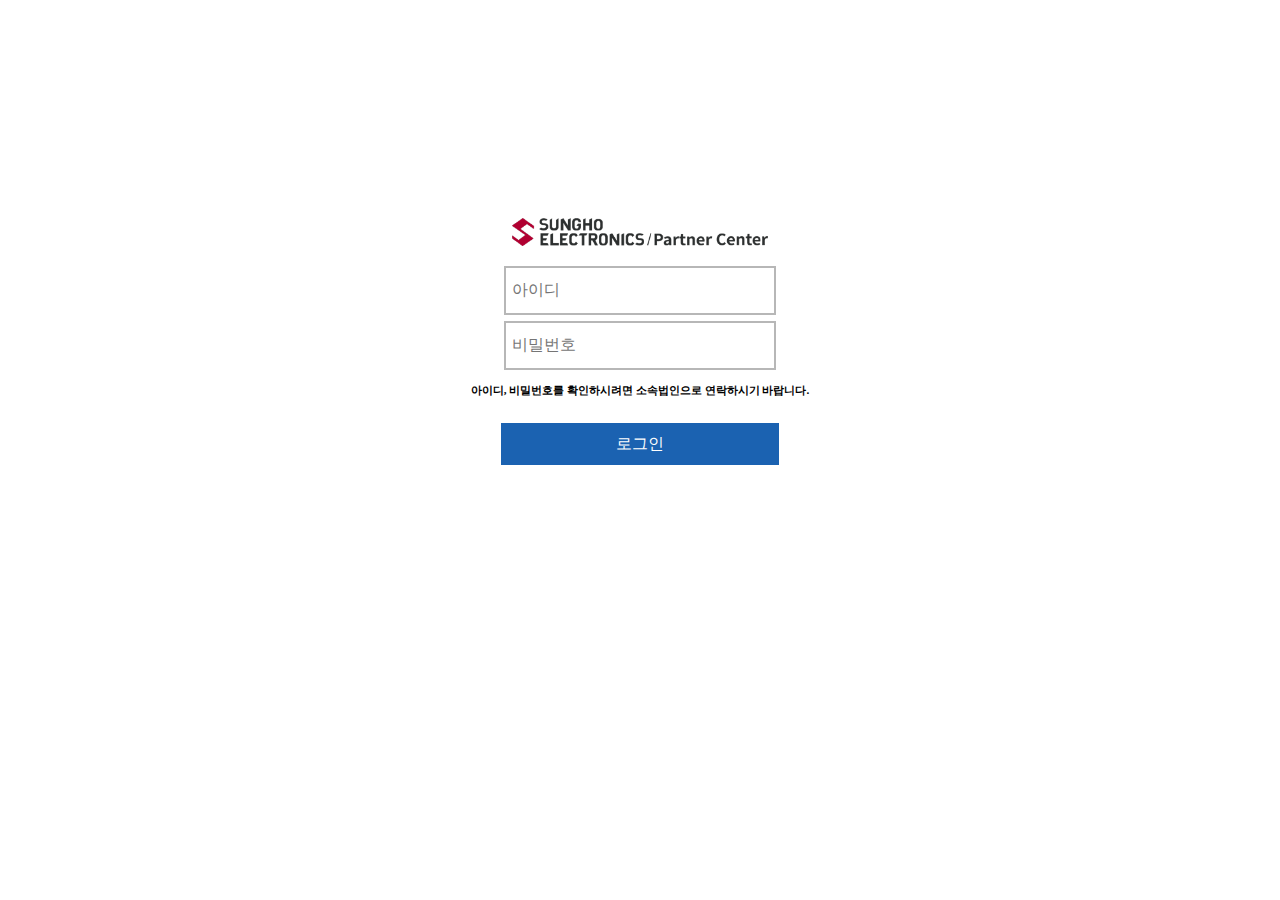
<file: login.html>
<!DOCTYPE html>
<html lang="en">
<head>
    <meta charset="UTF-8">
    <meta http-equiv="X-UA-Compatible" content="IE=edge">
    <meta name="viewport" content="width=device-width, initial-scale=1.0">
    <link rel="shortcut icon" href="img/icon/favicon.png">
    <title>성호전자</title>
    <link href="css/login.css" rel="stylesheet">
    <script defer src="js/login.js"></script>
</head>
<body>
    
    <div class="login">
        <div class="login_logo">
            <a href="./index.html">
                <img src="./img/login_logo.png" alt="logo">
            </a>
        </div>
        <ul class="login_ul">
            <li>
                <input
                    type="text"
                    placeholder="아이디"
                    id="id"
                />
            </li>
            <li>
                <input
                    type="password"
                    placeholder="비밀번호"
                    id="pw"
                />
            </li>
        </ul>
        <p>
            아이디, 비밀번호를 확인하시려면 소속법인으로 연락하시기 바랍니다.
        </p>
        <button>로그인</button>
    
    </div>
</body>
</html>
</file>
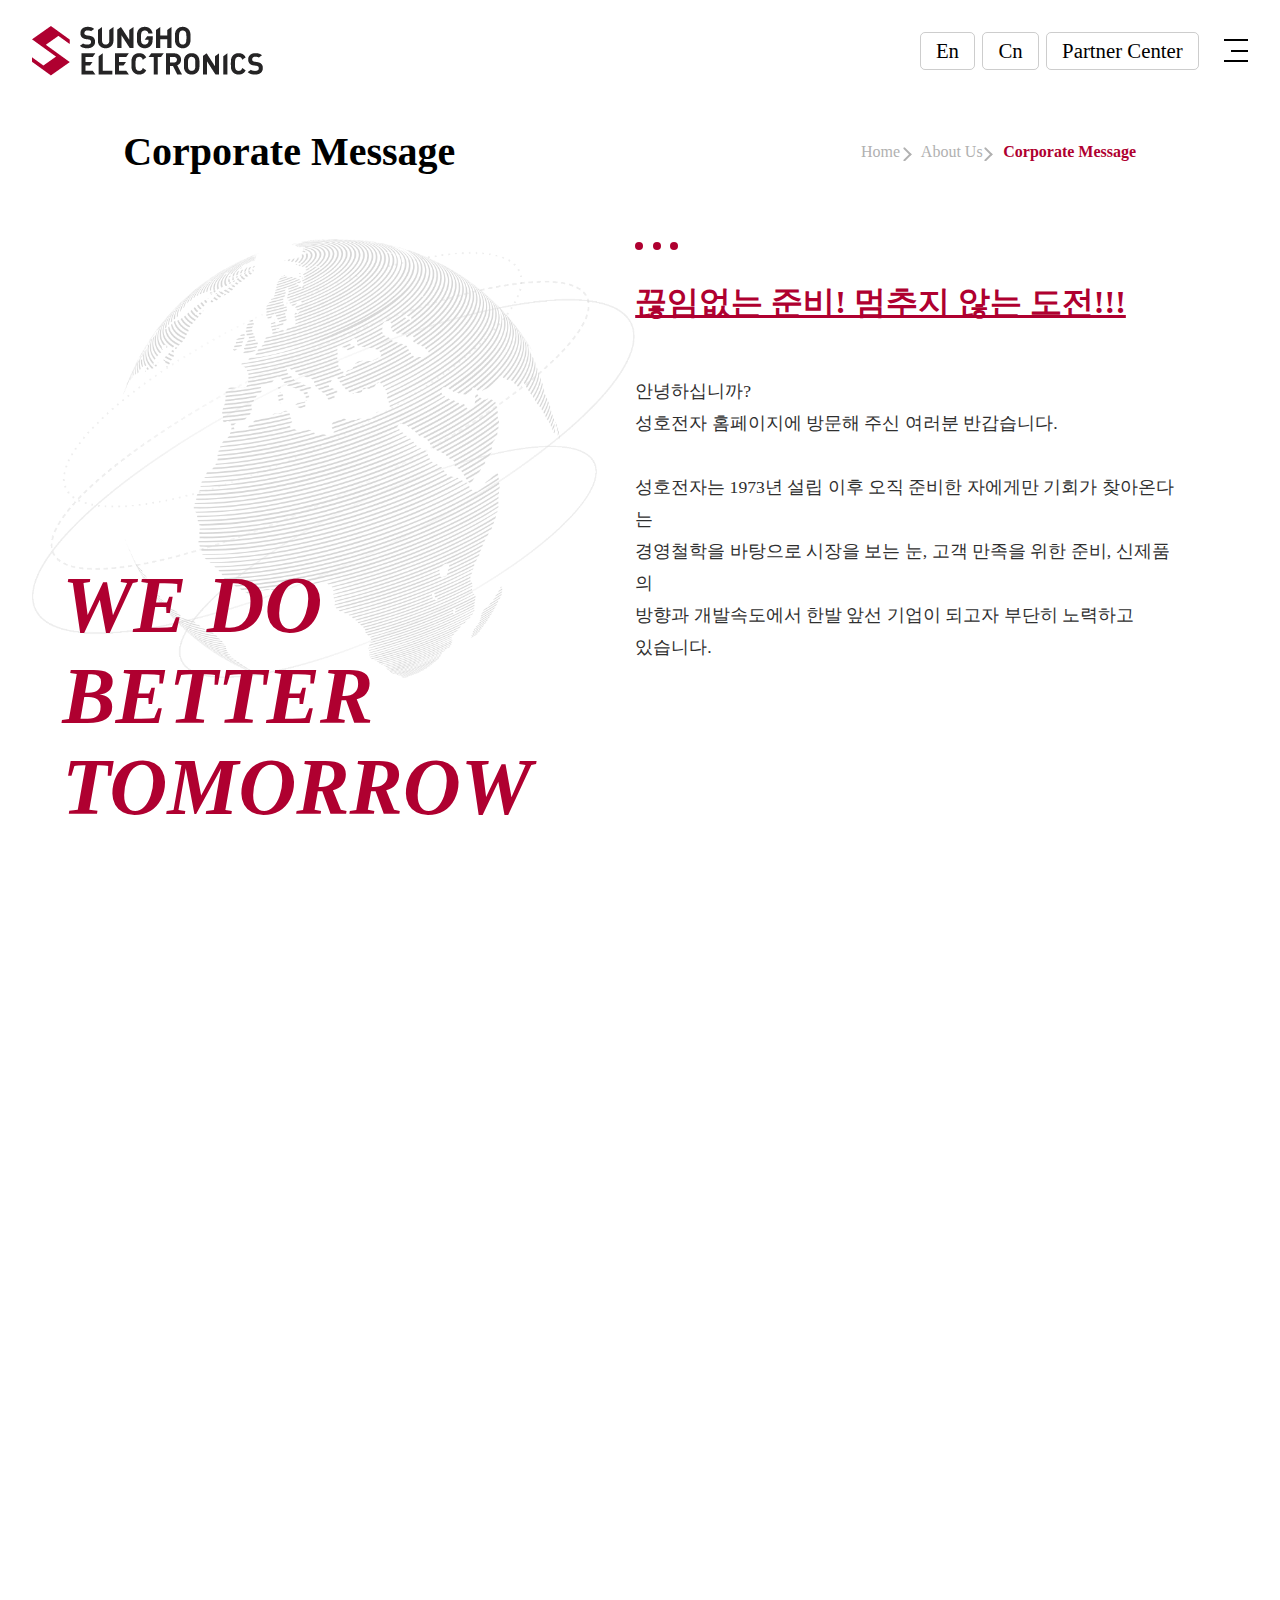
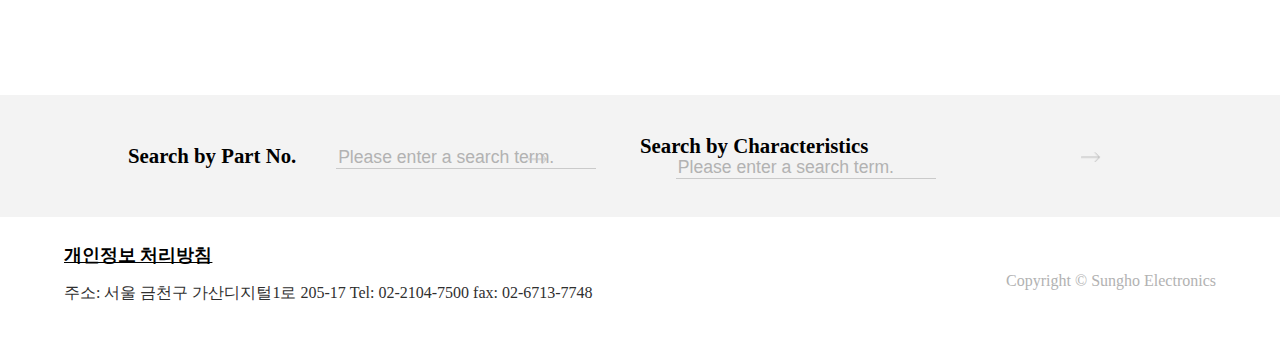
<file: sub.html>
<!DOCTYPE html>
<html lang="en">
<head>
    <meta charset="UTF-8">
    <meta http-equiv="X-UA-Compatible" content="IE=edge">
    <meta name="viewport" content="width=device-width, initial-scale=1.0">
    <link rel="shortcut icon" href="img/icon/favicon.png">
    <title>성호전자</title>
    <link href="css/index.css" rel="stylesheet">
    <link href="css/sub.css" rel="stylesheet">

    <script defer src="js/sub.js"></script>
</head>
<body>
    <header>
        <div class="inchead">
            <!-- 버거메뉴 클릭시 header에 class active 들어가야됨 -->
            <article class="head">
                <h1 class="logo">
                    <a href="index.html">
                        <img src="./img/logo_white.png" alt="logo1" class="logo1">
                        <img src="./img/logo.png" alt="logo2" class="logo2">
                    </a>
                </h1>
                <div class="right_menu">
                    <nav class="lang">
                        <a href="./sub_en.html">En</a>
                        <a href="./sub_ch.html">Cn</a>
                        <a href="./login.html">Partner Center</a>
                    </nav>
                    <!-- 버거메뉴 -->
                    <nav class="burger">
                        <span></span>
                        <span></span>
                        <span></span>
                    </nav>
                </div>
            </article>
            <!-- 나타나야되는 메뉴 -->
            <div class="burger_menu">
                <article class="burger_sub">
                    <a href="items.html">
                        <h2>Product</h2>
                        <ul>
                            <li>Film Capacitors</li>
                            <li>Power Film Capacitor</li>
                            <li>EMI Filter</li>
                        </ul>
                    </a>
                    <a href="sub.html">
                        <h2>About Us</h2>
                        <ul>
                            <li>Corporate Message</li>
                            <li>Sales office</li>
                            <li>History</li>
                            <li>Ethics</li>
                        </ul>
                    </a>
                    <div class="menu_img">
                        <img src="./img/main3/ms2_pt.png" alt="bg">
                    </div>
                </article>
            </div>
            </div>
    </header>
    
    <main>
        <div class="subPage">
            <!-- active 추가 -->
            <article class="sub_title">
                <h2>Corporate Message</h2>
                <ul>
                    <li><a href="index.html">Home</a></li>
                    <li>About Us</li>
                    <li>Corporate Message</li>
                </ul>
            </article>
            <!-- active 추가 -->
            <div class="sub_main">
                <div class="subLeft">
                    <img src="./img/sub/cm1.png" alt="img1">
                    <p>
                        WE DO BETTER<br>
                        TOMORROW
                    </p>
                </div>
                <div class="subRight">
                    <div>
                        <span></span>
                        <span></span>
                        <span></span>
                    </div>
                    <h3>끊임없는 준비! 멈추지 않는 도전!!!</h3>
                    <p>
                        안녕하십니까?
                        성호전자 홈페이지에 방문해 주신 여러분 반갑습니다.

                        성호전자는 1973년 설립 이후 오직 준비한 자에게만 기회가 찾아온다는 
                        경영철학을 바탕으로 시장을 보는 눈, 고객 만족을 위한 준비, 신제품의 
                        방향과 개발속도에서 한발 앞선 기업이 되고자 부단히 노력하고 
                        있습니다.
                    </p>
                </div>
            </div>
            <div class="sub_main2">
                <div class="main2Left">
                    <div><p>필름커패시터 전문 제조기업으로 출발하여 증착필름과 PBA분야로</p></div> 
                    <div><p>제품의 영역을 확대해 왔고, 동 제품 생산을 위한 중국 광둥성</p></div>
                    <div><p>주하이공장, 중국 산둥성 웨이하이공장을 가동하고 있으며, 해외진출</p></div>
                    <div><p>가속화를 위해 미국, 독일, 일본, 대만, 인도 등에 현지 대리점을</p></div>
                    <div><p>운영하고 있습니다.</p></div><br>

                    <div><p>또한 2020년대들어 폭발적 수요증가가 예상되는 인도 전기오토바이</p></div>
                    <div><p>시장 선점을 위한 합작투자회사 설립, 국내 LED조명 판매 활성화를</p></div>
                    <div><p>위한 합작회사 설립 등 멈추지 않는 도전을 지속하고 있습니다.</p></div><br>

                    <div><p>준비된 자에게 위기는 곧 기회입니다!</p></div><br>

                    <div><p>2010년대 많은 어려움을 통해 단련한 회사의 역량과 준비할 줄 아는</p></div>
                    <div><p>임직원들의 노력을 모아 2020년대를 도전적 혁신적으로 맞이하여</p></div>
                    <div><p>성호가족 모든 분들께 행복을 선사하는 사랑받는 기업이 되고자</p></div>
                    <div><p>최선을 다하겠습니다.</p></div>
                </div>
                <div class="main2Right">
                    <img src="./img/sub/cm2.jpg" alt="img2">
                </div>
            </div>
        </div>
    </main>

    <footer>
        <div class="foot1">
            <div class="foot_form">
                <form>
                    <strong>Search by Part No.</strong>
                    <input
                        type="text"
                        placeholder="Please enter a search term."
                        class="footer_text"
                    />
                    <input type="submit" class="footer_submit submit1" value>
                </form>
                <form>
                    <strong>Search by Characteristics</strong>
                    <input
                        type="text"
                        placeholder="Please enter a search term."
                        class="footer_text"
                    />
                    <input type="submit" class="footer_submit submit2" value>
                </form>
            </div>
        </div>
        <div class="foot2">
            <article class="foot2_left">
                <h2>개인정보 처리방침</h2>
                <p>주소: 서울 금천구 가산디지털1로 205-17 Tel: 02-2104-7500 fax: 02-6713-7748</p>
            </article>
            <div class="foot2_right">
                Copyright © Sungho Electronics
            </div>
        </div>
    </footer>

</body>
</html>
</file>
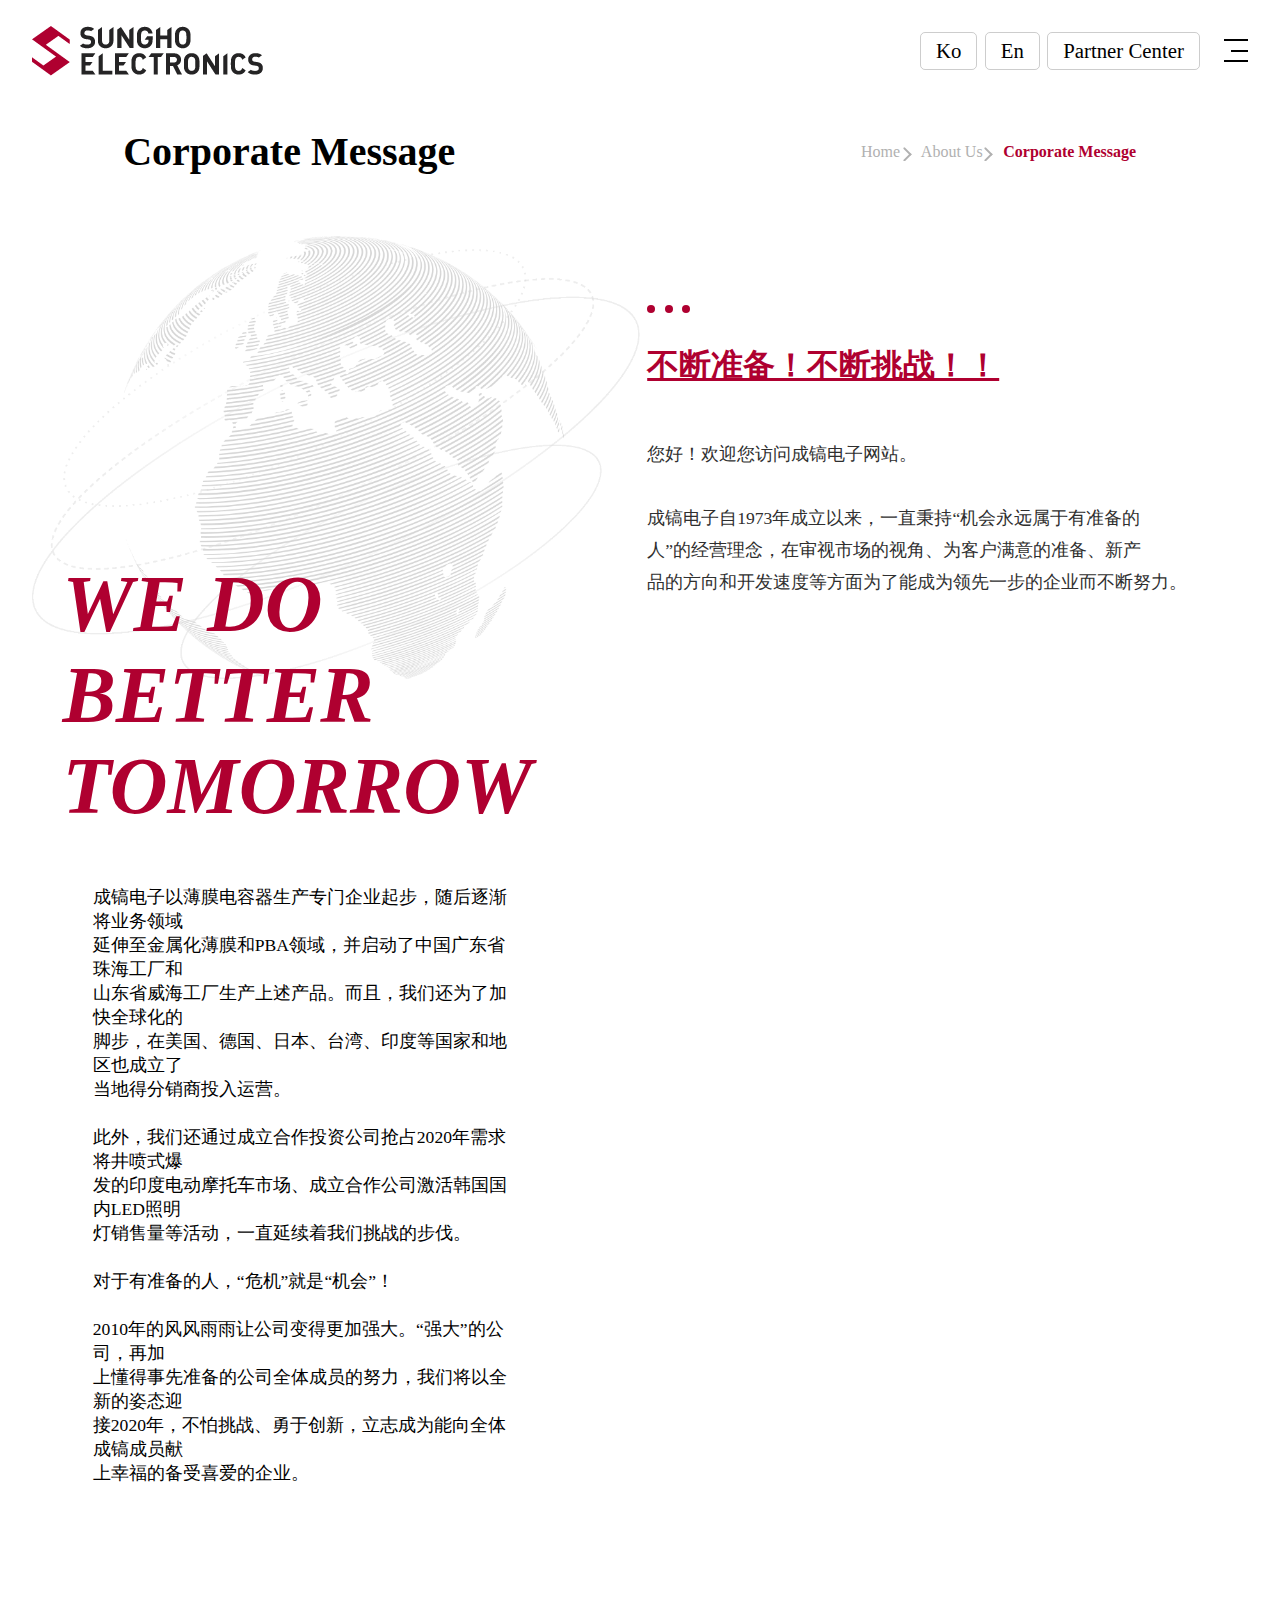
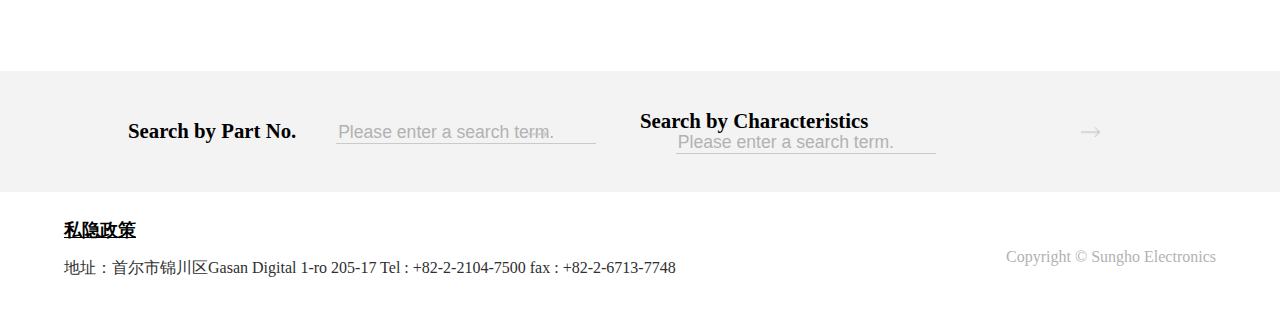
<file: sub_ch.html>
<!DOCTYPE html>
<html lang="en">
<head>
    <meta charset="UTF-8">
    <meta http-equiv="X-UA-Compatible" content="IE=edge">
    <meta name="viewport" content="width=device-width, initial-scale=1.0">
    <link rel="shortcut icon" href="img/icon/favicon.png">
    <title>SUNGHO Electronics</title>
    <link href="css/index.css" rel="stylesheet">
    <link href="css/sub.css" rel="stylesheet">

    <script defer src="js/sub.js"></script>
</head>
<body>
    <header>
        <div class="inchead">
            <!-- 버거메뉴 클릭시 header에 class active 들어가야됨 -->
            <article class="head">
                <h1 class="logo">
                    <a href="index.html">
                        <img src="./img/logo_white.png" alt="logo1" class="logo1">
                        <img src="./img/logo.png" alt="logo2" class="logo2">
                    </a>
                </h1>
                <div class="right_menu">
                    <nav class="lang">
                        <a href="./sub.html">Ko</a>
                        <a href="./sub_en.html">En</a>
                        <a href="./login.html">Partner Center</a>
                    </nav>
                    <!-- 버거메뉴 -->
                    <nav class="burger">
                        <span></span>
                        <span></span>
                        <span></span>
                    </nav>
                </div>
            </article>
            <!-- 나타나야되는 메뉴 -->
            <div class="burger_menu">
                <article class="burger_sub">
                    <a href="items.html">
                        <h2>Product</h2>
                        <ul>
                            <li>Film Capacitors</li>
                            <li>Power Film Capacitor</li>
                            <li>EMI Filter</li>
                        </ul>
                    </a>
                    <a href="sub.html">
                        <h2>About Us</h2>
                        <ul>
                            <li>Corporate Message</li>
                            <li>Sales office</li>
                            <li>History</li>
                            <li>Ethics</li>
                        </ul>
                    </a>
                    <div class="menu_img">
                        <img src="./img/main3/ms2_pt.png" alt="bg">
                    </div>
                </article>
            </div>
            </div>
    </header>

    <main>
        <div class="subPage">
            <!-- active 추가 -->
            <article class="sub_title">
                <h2>Corporate Message</h2>
                <ul>
                    <li><a href="index.html">Home</a></li>
                    <li>About Us</li>
                    <li>Corporate Message</li>
                </ul>
            </article>
            <!-- active 추가 -->
            <div class="sub_main">
                <div class="subLeft">
                    <img src="./img/sub/cm1.png" alt="img1">
                    <p>
                        WE DO BETTER<br>
                        TOMORROW
                    </p>
                </div>
                <div class="subRight">
                    <div>
                        <span></span>
                        <span></span>
                        <span></span>
                    </div>
                    <h3>不断准备！不断挑战！！</h3>
                    <p>
                        您好！欢迎您访问成镐电子网站。

                        成镐电子自1973年成立以来，一直秉持“机会永远属于有准备的
                        人”的经营理念，在审视市场的视角、为客户满意的准备、新产
                        品的方向和开发速度等方面为了能成为领先一步的企业而不断努力。
                    </p>
                </div>
            </div>
            <div class="sub_main2">
                <div class="main2Left" style="white-space: pre-line; font-size: 1.1rem; line-height: 1.5rem;">
                    成镐电子以薄膜电容器生产专门企业起步，随后逐渐将业务领域
                    延伸至金属化薄膜和PBA领域，并启动了中国广东省珠海工厂和
                    山东省威海工厂生产上述产品。而且，我们还为了加快全球化的
                    脚步，在美国、德国、日本、台湾、印度等国家和地区也成立了
                    当地得分销商投入运营。

                    此外，我们还通过成立合作投资公司抢占2020年需求将井喷式爆
                    发的印度电动摩托车市场、成立合作公司激活韩国国内LED照明
                    灯销售量等活动，一直延续着我们挑战的步伐。

                    对于有准备的人，“危机”就是“机会”！

                    2010年的风风雨雨让公司变得更加强大。“强大”的公司，再加
                    上懂得事先准备的公司全体成员的努力，我们将以全新的姿态迎
                    接2020年，不怕挑战、勇于创新，立志成为能向全体成镐成员献
                    上幸福的备受喜爱的企业。
                </div>
                <div class="main2Right">
                    <img src="./img/sub/cm2.jpg" alt="img2">
                </div>
            </div>
        </div>
    </main>

    <footer>
        <div class="foot1">
            <div class="foot_form">
                <form>
                    <strong>Search by Part No.</strong>
                    <input
                        type="text"
                        placeholder="Please enter a search term."
                        class="footer_text"
                    />
                    <input type="submit" class="footer_submit submit1" value>
                </form>
                <form>
                    <strong>Search by Characteristics</strong>
                    <input
                        type="text"
                        placeholder="Please enter a search term."
                        class="footer_text"
                    />
                    <input type="submit" class="footer_submit submit2" value>
                </form>
            </div>
        </div>
        <div class="foot2">
            <article class="foot2_left">
                <h2>私隐政策</h2>
                <p>地址：首尔市锦川区Gasan Digital 1-ro 205-17 Tel : +82-2-2104-7500 fax : +82-2-6713-7748</p>
            </article>
            <div class="foot2_right">
                Copyright © Sungho Electronics
            </div>
        </div>
    </footer>
</body>
</html>
</file>
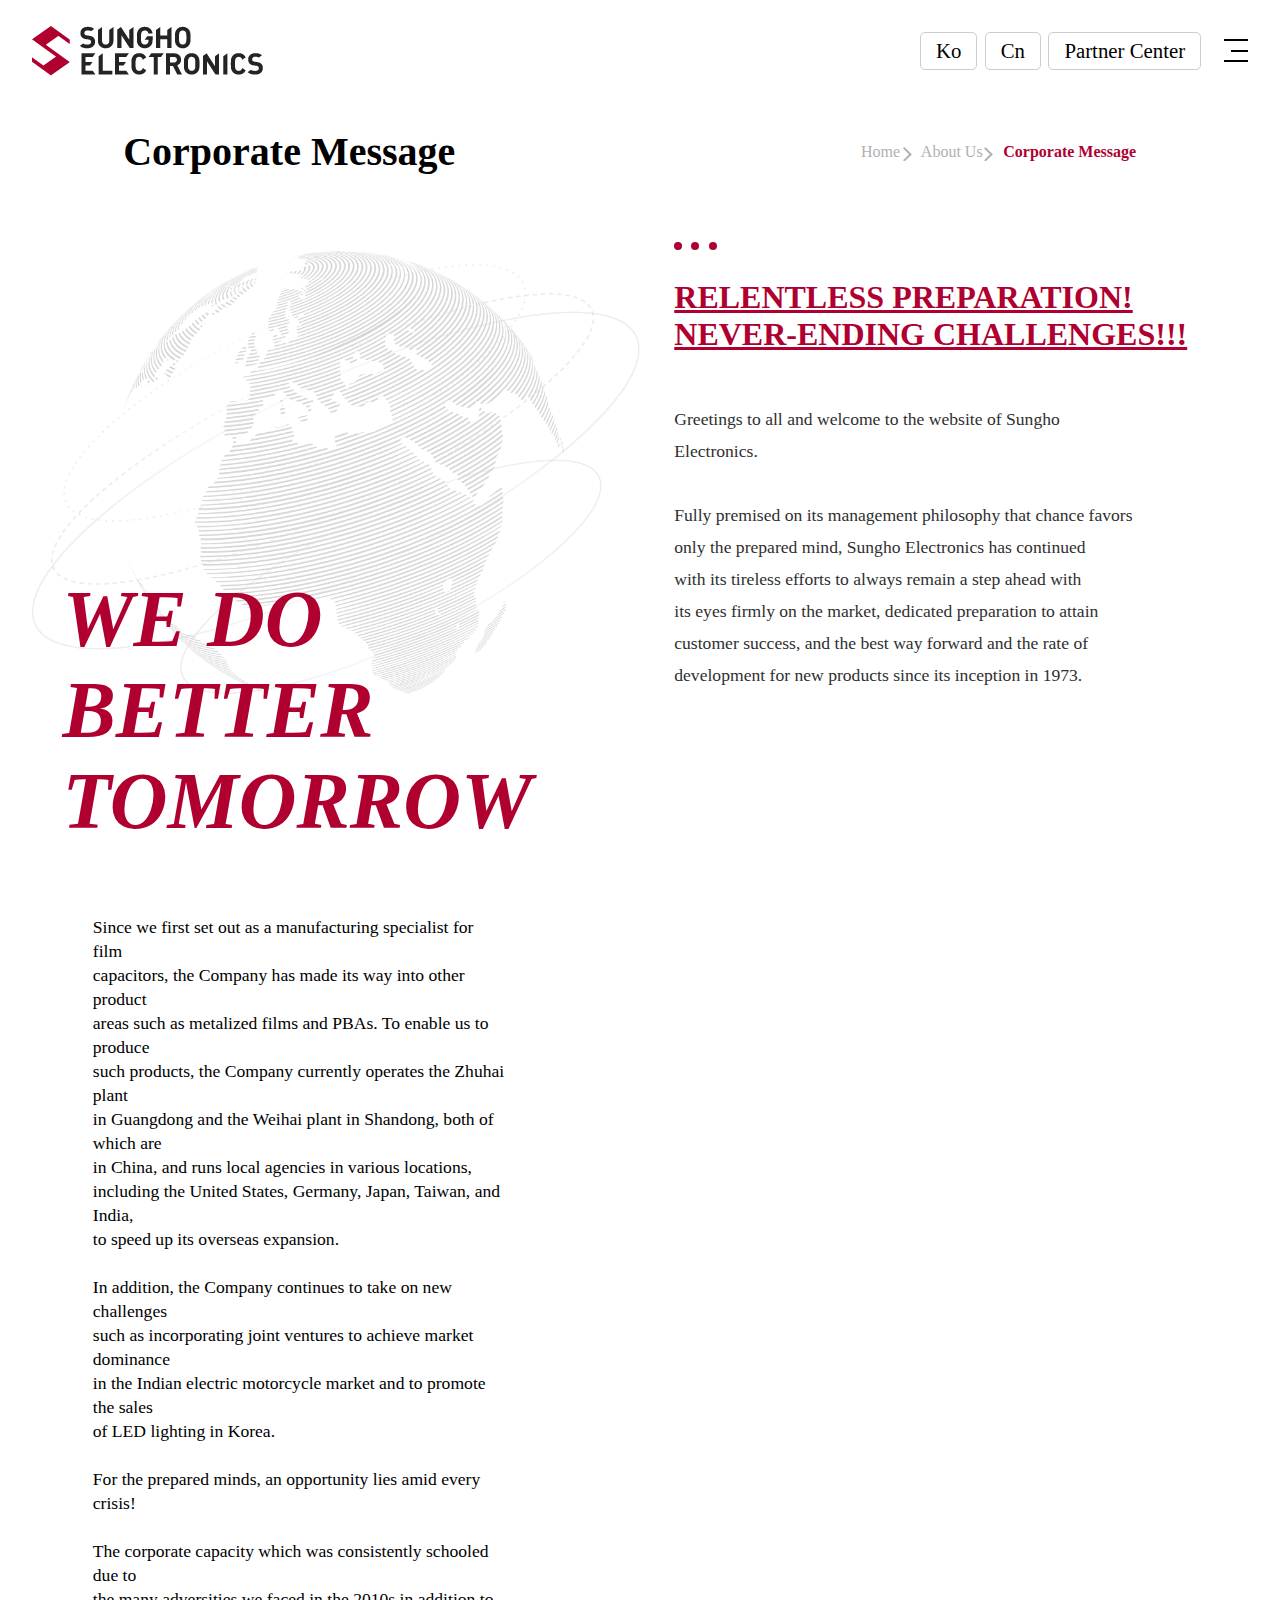
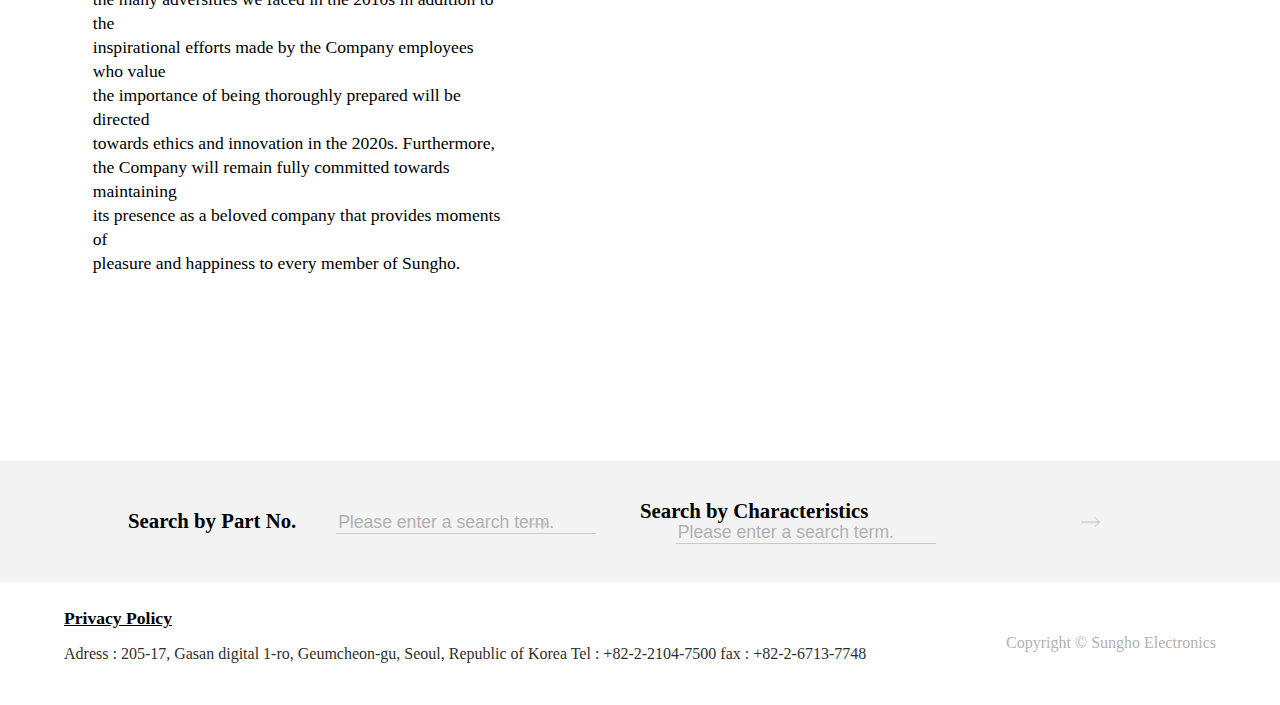
<file: sub_en.html>
<!DOCTYPE html>
<html lang="en">
<head>
    <meta charset="UTF-8">
    <meta http-equiv="X-UA-Compatible" content="IE=edge">
    <meta name="viewport" content="width=device-width, initial-scale=1.0">
    <link rel="shortcut icon" href="img/icon/favicon.png">
    <title>SUNGHO Electronics</title>
    <link href="css/index.css" rel="stylesheet">
    <link href="css/sub.css" rel="stylesheet">

    <script defer src="js/sub.js"></script>
</head>
<body>
    <header>
        <div class="inchead">
            <!-- 버거메뉴 클릭시 header에 class active 들어가야됨 -->
            <article class="head">
                <h1 class="logo">
                    <a href="index.html">
                        <img src="./img/logo_white.png" alt="logo1" class="logo1">
                        <img src="./img/logo.png" alt="logo2" class="logo2">
                    </a>
                </h1>
                <div class="right_menu">
                    <nav class="lang">
                        <a href="./sub.html">Ko</a>
                        <a href="./sub_ch.html">Cn</a>
                        <a href="./login.html">Partner Center</a>
                    </nav>
                    <!-- 버거메뉴 -->
                    <nav class="burger">
                        <span></span>
                        <span></span>
                        <span></span>
                    </nav>
                </div>
            </article>
            <!-- 나타나야되는 메뉴 -->
            <div class="burger_menu">
                <article class="burger_sub">
                    <a href="items.html">
                        <h2>Product</h2>
                        <ul>
                            <li>Film Capacitors</li>
                            <li>Power Film Capacitor</li>
                            <li>EMI Filter</li>
                        </ul>
                    </a>
                    <a href="sub.html">
                        <h2>About Us</h2>
                        <ul>
                            <li>Corporate Message</li>
                            <li>Sales office</li>
                            <li>History</li>
                            <li>Ethics</li>
                        </ul>
                    </a>
                    <div class="menu_img">
                        <img src="./img/main3/ms2_pt.png" alt="bg">
                    </div>
                </article>
            </div>
            </div>
    </header>

    <main>
        <div class="subPage">
            <!-- active 추가 -->
            <article class="sub_title">
                <h2>Corporate Message</h2>
                <ul>
                    <li><a href="index.html">Home</a></li>
                    <li>About Us</li>
                    <li>Corporate Message</li>
                </ul>
            </article>
            <!-- active 추가 -->
            <div class="sub_main">
                <div class="subLeft">
                    <img src="./img/sub/cm1.png" alt="img1">
                    <p>
                        WE DO BETTER<br>
                        TOMORROW
                    </p>
                </div>
                <div class="subRight">
                    <div>
                        <span></span>
                        <span></span>
                        <span></span>
                    </div>
                    <h3>RELENTLESS PREPARATION!<br>
                        NEVER-ENDING CHALLENGES!!!</h3>
                    <p>
                        Greetings to all and welcome to the website of Sungho 
                        Electronics.

                        Fully premised on its management philosophy that chance favors 
                        only the prepared mind, Sungho Electronics has continued 
                        with its tireless efforts to always remain a step ahead with 
                        its eyes firmly on the market, dedicated preparation to attain 
                        customer success, and the best way forward and the rate of 
                        development for new products since its inception in 1973.
                    </p>
                </div>
            </div>
            <div class="sub_main2">
                <div class="main2Left" style="white-space: pre-line; font-size: 1.1rem; line-height: 1.5rem;">
                    Since we first set out as a manufacturing specialist for film 
                    capacitors, the Company has made its way into other product 
                    areas such as metalized films and PBAs. To enable us to produce 
                    such products, the Company currently operates the Zhuhai plant 
                    in Guangdong and the Weihai plant in Shandong, both of which are 
                    in China, and runs local agencies in various locations, 
                    including the United States, Germany, Japan, Taiwan, and India,
                    to speed up its overseas expansion.

                    In addition, the Company continues to take on new challenges 
                    such as incorporating joint ventures to achieve market dominance 
                    in the Indian electric motorcycle market and to promote the sales
                    of LED lighting in Korea.

                    For the prepared minds, an opportunity lies amid every crisis!

                    The corporate capacity which was consistently schooled due to 
                    the many adversities we faced in the 2010s in addition to the 
                    inspirational efforts made by the Company employees who value 
                    the importance of being thoroughly prepared will be directed 
                    towards ethics and innovation in the 2020s. Furthermore, 
                    the Company will remain fully committed towards maintaining 
                    its presence as a beloved company that provides moments of 
                    pleasure and happiness to every member of Sungho.
                </div>
                <div class="main2Right">
                    <img src="./img/sub/cm2.jpg" alt="img2">
                </div>
            </div>
        </div>
    </main>

    <footer>
        <div class="foot1">
            <div class="foot_form">
                <form>
                    <strong>Search by Part No.</strong>
                    <input
                        type="text"
                        placeholder="Please enter a search term."
                        class="footer_text"
                    />
                    <input type="submit" class="footer_submit submit1" value>
                </form>
                <form>
                    <strong>Search by Characteristics</strong>
                    <input
                        type="text"
                        placeholder="Please enter a search term."
                        class="footer_text"
                    />
                    <input type="submit" class="footer_submit submit2" value>
                </form>
            </div>
        </div>
        <div class="foot2">
            <article class="foot2_left">
                <h2>Privacy Policy</h2>
                <p>Adress : 205-17, Gasan digital 1-ro, Geumcheon-gu, Seoul, Republic of Korea Tel : +82-2-2104-7500 fax : +82-2-6713-7748</p>
            </article>
            <div class="foot2_right">
                Copyright © Sungho Electronics
            </div>
        </div>
    </footer>
</body>
</html>
</file>
<file: css/login.css>
* {
  font-size: 16px;
  scroll-behavior: smooth;
}

body, html {
  margin: 0;
  padding: 0;
  -webkit-box-sizing: border-box;
          box-sizing: border-box;
}

h1, h2, h3, h4, h5, h6 {
  margin: 0;
  padding: 0;
}

ul, ol, li {
  margin: 0;
  padding: 0;
  list-style-type: none;
}

a {
  text-decoration: none;
}

img {
  vertical-align: top;
}

header {
  width: 100%;
  position: fixed;
  left: 0;
  top: 0;
  z-index: 999;
  -webkit-transition: .8s;
  transition: .8s;
  overflow: hidden;
}

header.active {
  background-color: #101010;
  z-index: 5;
  opacity: 1;
}

header.scroll {
  background-color: #fff;
}

header.scroll .head .logo a .logo1 {
  display: none;
}

header.scroll .head .logo a .logo2 {
  display: inline-block;
}

header.scroll .head .right_menu {
  color: #000;
  width: 50%;
  display: -webkit-box;
  display: -ms-flexbox;
  display: flex;
  -webkit-box-pack: end;
      -ms-flex-pack: end;
          justify-content: flex-end;
  -webkit-box-align: center;
      -ms-flex-align: center;
          align-items: center;
}

header.scroll .head .right_menu .lang {
  width: 50%;
  margin-left: 0%;
}

header.scroll .head .right_menu .lang a {
  color: #000;
  display: inline-block;
  font-size: 1.3rem;
  border: 1px solid rgba(145, 145, 145, 0.452);
  border-radius: 5px;
  padding: 2% 5%;
  cursor: pointer;
  margin-right: 1%;
}

header.scroll .head .right_menu .burger {
  width: 4%;
  height: 2.5vh;
  position: relative;
  cursor: pointer;
}

header.scroll .head .right_menu .burger span {
  display: inline-block;
  background-color: #000;
  height: 2px;
  position: absolute;
  right: 0;
  -webkit-transition: .5s;
  transition: .5s;
}

header .head {
  width: 95%;
  margin: 2% auto;
  display: -webkit-box;
  display: -ms-flexbox;
  display: flex;
  -webkit-box-align: center;
      -ms-flex-align: center;
          align-items: center;
  -webkit-box-pack: justify;
      -ms-flex-pack: justify;
          justify-content: space-between;
  -webkit-transition: .6s;
  transition: .6s;
  -webkit-transform: translateY(-200%);
          transform: translateY(-200%);
}

header .head.show {
  -webkit-transform: translateY(0);
          transform: translateY(0);
}

header .head .logo a .logo1 {
  display: inline-block;
}

header .head .logo a .logo2 {
  display: none;
}

header .head .right_menu {
  color: #fff;
  width: 50%;
  display: -webkit-box;
  display: -ms-flexbox;
  display: flex;
  -webkit-box-pack: end;
      -ms-flex-pack: end;
          justify-content: flex-end;
  -webkit-box-align: center;
      -ms-flex-align: center;
          align-items: center;
}

header .head .right_menu .lang {
  width: 50%;
  margin-left: 0%;
}

header .head .right_menu .lang a {
  color: #fff;
  display: inline-block;
  font-size: 1.3rem;
  border: 0.5px solid rgba(255, 255, 255, 0.76);
  border-radius: 5px;
  padding: 2% 5%;
  cursor: pointer;
  margin-right: 1%;
  -webkit-transition: .6s ease;
  transition: .6s ease;
}

header .head .right_menu .lang a:hover {
  background-color: rgba(145, 145, 145, 0.5);
}

header .head .right_menu .burger {
  width: 4%;
  height: 2.5vh;
  position: relative;
  cursor: pointer;
}

header .head .right_menu .burger span {
  display: inline-block;
  background-color: #fff;
  height: 2px;
  position: absolute;
  right: 0;
  -webkit-transition: .5s;
  transition: .5s;
}

header .head .right_menu .burger span:nth-of-type(1) {
  top: 0;
  width: 100%;
}

header .head .right_menu .burger span:nth-of-type(2) {
  top: calc(50% - 1px);
  width: 70%;
}

header .head .right_menu .burger span:nth-of-type(3) {
  bottom: 0;
  width: 100%;
}

header .head .right_menu .burger:hover span:nth-of-type(1) {
  top: 0;
  width: 70%;
}

header .head .right_menu .burger:hover span:nth-of-type(2) {
  top: calc(50% - 1px);
  width: 100%;
}

header .head .right_menu .burger:hover span:nth-of-type(3) {
  bottom: 0;
  width: 70%;
}

header .head .right_menu .burger.active span:nth-of-type(1) {
  top: calc(50% - 1px);
  width: 100%;
  -webkit-transform: rotate(45deg);
          transform: rotate(45deg);
}

header .head .right_menu .burger.active span:nth-of-type(2) {
  display: none;
}

header .head .right_menu .burger.active span:nth-of-type(3) {
  top: calc(50% - 1px);
  width: 100%;
  -webkit-transform: rotate(-45deg);
          transform: rotate(-45deg);
}

header .burger_menu {
  position: fixed;
  left: 0;
  top: 10%;
  width: 100%;
  height: 100vh;
  background-color: #101010;
  -webkit-transition: .8s;
  transition: .8s;
  -webkit-transform: translateX(100vw);
          transform: translateX(100vw);
  opacity: 0;
}

header .burger_menu .burger_sub {
  padding: 10% 5% 5%;
  width: 60%;
  margin: 0 auto;
  position: relative;
  display: -webkit-box;
  display: -ms-flexbox;
  display: flex;
  -webkit-box-pack: start;
      -ms-flex-pack: start;
          justify-content: flex-start;
  -webkit-box-align: start;
      -ms-flex-align: start;
          align-items: flex-start;
}

header .burger_menu .burger_sub a {
  display: inline-block;
  margin-right: 10%;
  color: #b2b2b2;
  text-decoration: none;
}

header .burger_menu .burger_sub a h2 {
  font-size: 3rem;
  -webkit-transition: .5s;
  transition: .5s;
}

header .burger_menu .burger_sub a h2:hover {
  color: #fff;
}

header .burger_menu .burger_sub a ul {
  margin-top: 20%;
}

header .burger_menu .burger_sub a ul li {
  font-size: 1.5rem;
  cursor: pointer;
  padding: 2% 0;
  -webkit-transition: .5s;
  transition: .5s;
}

header .burger_menu .burger_sub a ul li:hover {
  text-decoration: underline;
  color: #fff;
}

header .burger_menu .burger_sub .menu_img {
  position: absolute;
  right: 0;
  top: 5%;
}

header .burger_menu .burger_sub .menu_img img {
  width: 100%;
}

header .burger_menu.active {
  display: block;
  -webkit-transform: translateX(0);
          transform: translateX(0);
  opacity: 1;
}

footer {
  width: 100%;
  margin: 0 auto;
}

footer .foot1 {
  background-color: #f3f3f3;
  padding: 3% 0;
}

footer .foot1 .foot_form {
  width: 80%;
  display: -webkit-box;
  display: -ms-flexbox;
  display: flex;
  -webkit-box-pack: center;
      -ms-flex-pack: center;
          justify-content: center;
  -webkit-box-align: center;
      -ms-flex-align: center;
          align-items: center;
  margin: 0 auto;
}

footer .foot1 .foot_form form {
  position: relative;
  width: 50%;
}

footer .foot1 .foot_form form strong {
  font-size: 1.3rem;
}

footer .foot1 .foot_form form .footer_text {
  border: none;
  background: none;
  border-bottom: 1px solid #cacaca;
  width: 50%;
  margin-left: 7%;
  color: #b2b2b2;
}

footer .foot1 .foot_form form .footer_text::-webkit-input-placeholder {
  color: #b2b2b2;
  font-size: 1.1rem;
}

footer .foot1 .foot_form form .footer_text:-ms-input-placeholder {
  color: #b2b2b2;
  font-size: 1.1rem;
}

footer .foot1 .foot_form form .footer_text::-ms-input-placeholder {
  color: #b2b2b2;
  font-size: 1.1rem;
}

footer .foot1 .foot_form form .footer_text::placeholder {
  color: #b2b2b2;
  font-size: 1.1rem;
}

footer .foot1 .foot_form form .footer_submit {
  display: block;
  border: none;
  position: absolute;
  background: url("../img/icon/icon_gray_enter.png") no-repeat;
  background-size: 100% auto;
  width: 20px;
  height: 20px;
  cursor: pointer;
}

footer .foot1 .foot_form form .footer_text:focus {
  outline: none;
}

footer .foot1 .foot_form form .submit1 {
  right: 18%;
  top: 40%;
}

footer .foot1 .foot_form form .submit2 {
  right: 10%;
  top: 40%;
}

footer .foot2 {
  width: 90%;
  padding: 2% 0;
  margin: 0 auto;
  display: -webkit-box;
  display: -ms-flexbox;
  display: flex;
  -webkit-box-pack: justify;
      -ms-flex-pack: justify;
          justify-content: space-between;
  -webkit-box-align: center;
      -ms-flex-align: center;
          align-items: center;
}

footer .foot2 .foot2_left h2 {
  font-size: 1.1rem;
  text-decoration: underline;
}

footer .foot2 .foot2_left p {
  color: #2f2f2f;
}

footer .foot2 .foot2_right {
  color: #b2b2b2;
}

.login {
  margin: 17% auto;
  text-align: center;
}

.login .login_logo {
  width: 20%;
  margin: 0 auto;
}

.login .login_logo a img {
  width: 100%;
}

.login .login_ul {
  margin: 1.5% 0 1%;
}

.login .login_ul li {
  margin: 0.5% 0;
}

.login .login_ul li input {
  display: inline-block;
  width: 20%;
  height: 5vh;
  padding: 0 0.5%;
  border: 2px solid rgba(143, 143, 143, 0.644);
}

.login p {
  font-size: 0.7rem;
  margin-bottom: 2%;
  font-weight: 600;
}

.login button {
  display: inline-block;
  background-color: #1b62b1;
  color: #fff;
  padding: 0.8% 9%;
  border: none;
  cursor: pointer;
}
/*# sourceMappingURL=login.css.map */
</file>
<file: css/index.css>
* {
  font-size: 16px;
  scroll-behavior: smooth;
}

body, html {
  margin: 0;
  padding: 0;
  -webkit-box-sizing: border-box;
          box-sizing: border-box;
}

h1, h2, h3, h4, h5, h6 {
  margin: 0;
  padding: 0;
}

ul, ol, li {
  margin: 0;
  padding: 0;
  list-style-type: none;
}

a {
  text-decoration: none;
}

img {
  vertical-align: top;
}

header {
  width: 100%;
  position: fixed;
  left: 0;
  top: 0;
  z-index: 999;
  -webkit-transition: .8s;
  transition: .8s;
  overflow: hidden;
}

header.active {
  background-color: #101010;
  z-index: 5;
  opacity: 1;
}

header.scroll {
  background-color: #fff;
}

header.scroll .head .logo a .logo1 {
  display: none;
}

header.scroll .head .logo a .logo2 {
  display: inline-block;
}

header.scroll .head .right_menu {
  color: #000;
  width: 50%;
  display: -webkit-box;
  display: -ms-flexbox;
  display: flex;
  -webkit-box-pack: end;
      -ms-flex-pack: end;
          justify-content: flex-end;
  -webkit-box-align: center;
      -ms-flex-align: center;
          align-items: center;
}

header.scroll .head .right_menu .lang {
  width: 50%;
  margin-left: 0%;
}

header.scroll .head .right_menu .lang a {
  color: #000;
  display: inline-block;
  font-size: 1.3rem;
  border: 1px solid rgba(145, 145, 145, 0.452);
  border-radius: 5px;
  padding: 2% 5%;
  cursor: pointer;
  margin-right: 1%;
}

header.scroll .head .right_menu .burger {
  width: 4%;
  height: 2.5vh;
  position: relative;
  cursor: pointer;
}

header.scroll .head .right_menu .burger span {
  display: inline-block;
  background-color: #000;
  height: 2px;
  position: absolute;
  right: 0;
  -webkit-transition: .5s;
  transition: .5s;
}

header .head {
  width: 95%;
  margin: 2% auto;
  display: -webkit-box;
  display: -ms-flexbox;
  display: flex;
  -webkit-box-align: center;
      -ms-flex-align: center;
          align-items: center;
  -webkit-box-pack: justify;
      -ms-flex-pack: justify;
          justify-content: space-between;
  -webkit-transition: .6s;
  transition: .6s;
  -webkit-transform: translateY(-200%);
          transform: translateY(-200%);
}

header .head.show {
  -webkit-transform: translateY(0);
          transform: translateY(0);
}

header .head .logo a .logo1 {
  display: inline-block;
}

header .head .logo a .logo2 {
  display: none;
}

header .head .right_menu {
  color: #fff;
  width: 50%;
  display: -webkit-box;
  display: -ms-flexbox;
  display: flex;
  -webkit-box-pack: end;
      -ms-flex-pack: end;
          justify-content: flex-end;
  -webkit-box-align: center;
      -ms-flex-align: center;
          align-items: center;
}

header .head .right_menu .lang {
  width: 50%;
  margin-left: 0%;
}

header .head .right_menu .lang a {
  color: #fff;
  display: inline-block;
  font-size: 1.3rem;
  border: 0.5px solid rgba(255, 255, 255, 0.76);
  border-radius: 5px;
  padding: 2% 5%;
  cursor: pointer;
  margin-right: 1%;
  -webkit-transition: .6s ease;
  transition: .6s ease;
}

header .head .right_menu .lang a:hover {
  background-color: rgba(145, 145, 145, 0.5);
}

header .head .right_menu .burger {
  width: 4%;
  height: 2.5vh;
  position: relative;
  cursor: pointer;
}

header .head .right_menu .burger span {
  display: inline-block;
  background-color: #fff;
  height: 2px;
  position: absolute;
  right: 0;
  -webkit-transition: .5s;
  transition: .5s;
}

header .head .right_menu .burger span:nth-of-type(1) {
  top: 0;
  width: 100%;
}

header .head .right_menu .burger span:nth-of-type(2) {
  top: calc(50% - 1px);
  width: 70%;
}

header .head .right_menu .burger span:nth-of-type(3) {
  bottom: 0;
  width: 100%;
}

header .head .right_menu .burger:hover span:nth-of-type(1) {
  top: 0;
  width: 70%;
}

header .head .right_menu .burger:hover span:nth-of-type(2) {
  top: calc(50% - 1px);
  width: 100%;
}

header .head .right_menu .burger:hover span:nth-of-type(3) {
  bottom: 0;
  width: 70%;
}

header .head .right_menu .burger.active span:nth-of-type(1) {
  top: calc(50% - 1px);
  width: 100%;
  -webkit-transform: rotate(45deg);
          transform: rotate(45deg);
}

header .head .right_menu .burger.active span:nth-of-type(2) {
  display: none;
}

header .head .right_menu .burger.active span:nth-of-type(3) {
  top: calc(50% - 1px);
  width: 100%;
  -webkit-transform: rotate(-45deg);
          transform: rotate(-45deg);
}

header .burger_menu {
  position: fixed;
  left: 0;
  top: 10%;
  width: 100%;
  height: 100vh;
  background-color: #101010;
  -webkit-transition: .8s;
  transition: .8s;
  -webkit-transform: translateX(100vw);
          transform: translateX(100vw);
  opacity: 0;
}

header .burger_menu .burger_sub {
  padding: 10% 5% 5%;
  width: 60%;
  margin: 0 auto;
  position: relative;
  display: -webkit-box;
  display: -ms-flexbox;
  display: flex;
  -webkit-box-pack: start;
      -ms-flex-pack: start;
          justify-content: flex-start;
  -webkit-box-align: start;
      -ms-flex-align: start;
          align-items: flex-start;
}

header .burger_menu .burger_sub a {
  display: inline-block;
  margin-right: 10%;
  color: #b2b2b2;
  text-decoration: none;
}

header .burger_menu .burger_sub a h2 {
  font-size: 3rem;
  -webkit-transition: .5s;
  transition: .5s;
}

header .burger_menu .burger_sub a h2:hover {
  color: #fff;
}

header .burger_menu .burger_sub a ul {
  margin-top: 20%;
}

header .burger_menu .burger_sub a ul li {
  font-size: 1.5rem;
  cursor: pointer;
  padding: 2% 0;
  -webkit-transition: .5s;
  transition: .5s;
}

header .burger_menu .burger_sub a ul li:hover {
  text-decoration: underline;
  color: #fff;
}

header .burger_menu .burger_sub .menu_img {
  position: absolute;
  right: 0;
  top: 5%;
}

header .burger_menu .burger_sub .menu_img img {
  width: 100%;
}

header .burger_menu.active {
  display: block;
  -webkit-transform: translateX(0);
          transform: translateX(0);
  opacity: 1;
}

footer {
  width: 100%;
  margin: 0 auto;
}

footer .foot1 {
  background-color: #f3f3f3;
  padding: 3% 0;
}

footer .foot1 .foot_form {
  width: 80%;
  display: -webkit-box;
  display: -ms-flexbox;
  display: flex;
  -webkit-box-pack: center;
      -ms-flex-pack: center;
          justify-content: center;
  -webkit-box-align: center;
      -ms-flex-align: center;
          align-items: center;
  margin: 0 auto;
}

footer .foot1 .foot_form form {
  position: relative;
  width: 50%;
}

footer .foot1 .foot_form form strong {
  font-size: 1.3rem;
}

footer .foot1 .foot_form form .footer_text {
  border: none;
  background: none;
  border-bottom: 1px solid #cacaca;
  width: 50%;
  margin-left: 7%;
  color: #b2b2b2;
}

footer .foot1 .foot_form form .footer_text::-webkit-input-placeholder {
  color: #b2b2b2;
  font-size: 1.1rem;
}

footer .foot1 .foot_form form .footer_text:-ms-input-placeholder {
  color: #b2b2b2;
  font-size: 1.1rem;
}

footer .foot1 .foot_form form .footer_text::-ms-input-placeholder {
  color: #b2b2b2;
  font-size: 1.1rem;
}

footer .foot1 .foot_form form .footer_text::placeholder {
  color: #b2b2b2;
  font-size: 1.1rem;
}

footer .foot1 .foot_form form .footer_submit {
  display: block;
  border: none;
  position: absolute;
  background: url("../img/icon/icon_gray_enter.png") no-repeat;
  background-size: 100% auto;
  width: 20px;
  height: 20px;
  cursor: pointer;
}

footer .foot1 .foot_form form .footer_text:focus {
  outline: none;
}

footer .foot1 .foot_form form .submit1 {
  right: 18%;
  top: 40%;
}

footer .foot1 .foot_form form .submit2 {
  right: 10%;
  top: 40%;
}

footer .foot2 {
  width: 90%;
  padding: 2% 0;
  margin: 0 auto;
  display: -webkit-box;
  display: -ms-flexbox;
  display: flex;
  -webkit-box-pack: justify;
      -ms-flex-pack: justify;
          justify-content: space-between;
  -webkit-box-align: center;
      -ms-flex-align: center;
          align-items: center;
}

footer .foot2 .foot2_left h2 {
  font-size: 1.1rem;
  text-decoration: underline;
}

footer .foot2 .foot2_left p {
  color: #2f2f2f;
}

footer .foot2 .foot2_right {
  color: #b2b2b2;
}

#load {
  width: 100%;
  height: 100vh;
  background-color: #000;
}

#load p:nth-of-type(1) {
  width: 28%;
  margin: 0 auto;
  position: absolute;
  left: calc(50% - 14%);
  top: 20%;
}

#load p:nth-of-type(1) img {
  width: 100%;
}

#load p:nth-of-type(2) {
  width: 10%;
  margin: 0 auto;
  position: absolute;
  left: calc(50% - 5%);
  bottom: 15%;
  opacity: 0.9;
}

#load p:nth-of-type(2) img {
  width: 100%;
}

#load.active {
  display: none;
}

.indexAll {
  display: none;
}

.indexAll.active {
  display: block;
}

.main1 {
  position: relative;
  width: 100%;
  height: 100vh;
  overflow: hidden;
}

.main1 a {
  display: block;
  width: 120px;
  height: 120px;
  position: fixed;
  right: 5%;
  bottom: 5%;
  z-index: 950;
  -webkit-transition: .5s;
  transition: .5s;
  opacity: 0;
}

.main1 a img {
  width: 100%;
  height: 100%;
}

.main1 a.active {
  opacity: 1;
}

.main1 .background {
  position: absolute;
  left: 0;
  top: 0;
  width: 100%;
  height: 100vh;
}

.main1 .background .bg1 {
  display: none;
}

.main1 .background .bg1.active {
  display: block;
  -webkit-animation: bg1 5s forwards;
          animation: bg1 5s forwards;
}

@-webkit-keyframes bg1 {
  0% {
    -webkit-transform: scale(1.2);
            transform: scale(1.2);
    opacity: 0.7;
  }
  1% {
    opacity: 0.8;
  }
  10% {
    opacity: 1;
  }
  100% {
    -webkit-transform: scale(1);
            transform: scale(1);
    opacity: 1;
  }
}

@keyframes bg1 {
  0% {
    -webkit-transform: scale(1.2);
            transform: scale(1.2);
    opacity: 0.7;
  }
  1% {
    opacity: 0.8;
  }
  10% {
    opacity: 1;
  }
  100% {
    -webkit-transform: scale(1);
            transform: scale(1);
    opacity: 1;
  }
}

.main1 .background .bg2 {
  display: none;
}

.main1 .background .bg2.active {
  display: block;
  -webkit-animation: bg2 5s forwards;
          animation: bg2 5s forwards;
}

@-webkit-keyframes bg2 {
  0% {
    -webkit-transform: scale(1.2);
            transform: scale(1.2);
    opacity: 0.7;
  }
  1% {
    opacity: 0.8;
  }
  10% {
    opacity: 1;
  }
  100% {
    -webkit-transform: scale(1);
            transform: scale(1);
    opacity: 1;
  }
}

@keyframes bg2 {
  0% {
    -webkit-transform: scale(1.2);
            transform: scale(1.2);
    opacity: 0.7;
  }
  1% {
    opacity: 0.8;
  }
  10% {
    opacity: 1;
  }
  100% {
    -webkit-transform: scale(1);
            transform: scale(1);
    opacity: 1;
  }
}

.main1 .back_button {
  position: absolute;
  right: 0;
  bottom: 10%;
  width: 15%;
  -webkit-transform: rotate(90deg);
          transform: rotate(90deg);
}

.main1 .back_button li {
  width: 50%;
  color: #fff;
  margin: 15%;
  cursor: pointer;
  border: 0.1px solid #7f8894b0;
  overflow: hidden;
}

.main1 .back_button .btn1 em {
  display: block;
  font-style: normal;
  font-size: 1.2rem;
  padding: 1% 2%;
  position: absolute;
  right: 90%;
  bottom: 3vh;
  z-index: 2;
}

.main1 .back_button .btn1::before {
  content: '';
  display: block;
  height: 1px;
  width: 100%;
  background-color: #fff;
  -webkit-transform: translateX(-110%);
          transform: translateX(-110%);
}

.main1 .back_button .btn1.active::before {
  -webkit-animation: btn1 5s forwards;
          animation: btn1 5s forwards;
}

@-webkit-keyframes btn1 {
  0% {
    -webkit-transform: translateX(-110%);
            transform: translateX(-110%);
  }
  100% {
    -webkit-transform: translateX(0);
            transform: translateX(0);
  }
}

@keyframes btn1 {
  0% {
    -webkit-transform: translateX(-110%);
            transform: translateX(-110%);
  }
  100% {
    -webkit-transform: translateX(0);
            transform: translateX(0);
  }
}

.main1 .back_button .btn2 em {
  display: block;
  font-style: normal;
  font-size: 1.2rem;
  padding: 1% 2%;
  position: absolute;
  right: 90%;
  bottom: 8vh;
  z-index: 2;
}

.main1 .back_button .btn2::before {
  content: '';
  display: block;
  height: 1px;
  width: 100%;
  background-color: #fff;
  -webkit-transform: translateX(-110%);
          transform: translateX(-110%);
}

.main1 .back_button .btn2.active::before {
  -webkit-animation: btn2 5s forwards;
          animation: btn2 5s forwards;
}

@-webkit-keyframes btn2 {
  0% {
    -webkit-transform: translateX(-110%);
            transform: translateX(-110%);
  }
  100% {
    -webkit-transform: translateX(0);
            transform: translateX(0);
  }
}

@keyframes btn2 {
  0% {
    -webkit-transform: translateX(-110%);
            transform: translateX(-110%);
  }
  100% {
    -webkit-transform: translateX(0);
            transform: translateX(0);
  }
}

.main1 .main1_text {
  color: #fff;
  position: absolute;
  left: 10%;
  bottom: 15%;
  overflow: hidden;
}

.main1 .main1_text div {
  overflow: hidden;
}

.main1 .main1_text div h2 {
  font-size: 4.5rem;
  font-weight: normal;
  -webkit-transform: translateY(100px);
          transform: translateY(100px);
  -webkit-transition: 1s;
  transition: 1s;
  opacity: 0;
}

.main1 .main1_text div h2.show {
  -webkit-transform: translateY(0);
          transform: translateY(0);
  opacity: 1;
}

.main1 .main1_text p {
  font-size: 1.2rem;
  -webkit-transform: translateY(200px);
          transform: translateY(200px);
  -webkit-transition: 1.5s;
  transition: 1.5s;
  opacity: 0;
}

.main1 .main1_text p.show {
  -webkit-transform: translateY(0);
          transform: translateY(0);
  opacity: 1;
}

.main1 .main1_popup {
  position: absolute;
  right: 0;
  top: 0;
  background-color: #af0030;
  width: 30%;
  height: 55vh;
  -webkit-transform: translateX(100%);
          transform: translateX(100%);
  -webkit-transition: 1s;
  transition: 1s;
}

.main1 .main1_popup.show {
  -webkit-transform: translateX(0);
          transform: translateX(0);
}

.main1 .main1_popup .popup_box {
  margin: 30% auto 0;
  text-align: center;
  width: 80%;
}

.main1 .main1_popup .popup_box .search_box {
  display: block;
  width: 30px;
  height: 30px;
  margin-bottom: 10%;
  background: url("../img/icon/icon_search.png") no-repeat;
  background-size: 100% auto;
}

.main1 .main1_popup .popup_box .popup1 {
  color: #fff;
  display: -webkit-box;
  display: -ms-flexbox;
  display: flex;
  -webkit-box-orient: vertical;
  -webkit-box-direction: normal;
      -ms-flex-direction: column;
          flex-direction: column;
  -webkit-box-align: start;
      -ms-flex-align: start;
          align-items: flex-start;
}

.main1 .main1_popup .popup_box .popup1 strong {
  font-size: 1.5rem;
  font-weight: normal;
  margin-bottom: 2%;
}

.main1 .main1_popup .popup_box .popup1 .input_box {
  margin-bottom: 5%;
  position: relative;
  width: 100%;
}

.main1 .main1_popup .popup_box .popup1 .input_box .input_text {
  width: 100%;
  background: none;
  border-width: 0 0 1px 0;
  border-bottom: 1px solid rgba(255, 255, 255, 0.3);
  color: #fff;
  caret-color: #fff;
  padding: 1% 0;
}

.main1 .main1_popup .popup_box .popup1 .input_box .input_text::-webkit-input-placeholder {
  color: rgba(255, 255, 255, 0.3);
}

.main1 .main1_popup .popup_box .popup1 .input_box .input_text:-ms-input-placeholder {
  color: rgba(255, 255, 255, 0.3);
}

.main1 .main1_popup .popup_box .popup1 .input_box .input_text::-ms-input-placeholder {
  color: rgba(255, 255, 255, 0.3);
}

.main1 .main1_popup .popup_box .popup1 .input_box .input_text::placeholder {
  color: rgba(255, 255, 255, 0.3);
}

.main1 .main1_popup .popup_box .popup1 .input_box .input_text:focus {
  outline: none;
}

.main1 .main1_popup .popup_box .popup1 .input_box .input_submit {
  position: absolute;
  right: 0;
  top: 0;
  background: none;
  border: none;
  cursor: pointer;
  width: 25px;
  background: url("../img/icon/icon_enter.png") no-repeat;
}

.main1 .main1_popup .popup_box .popup1:nth-of-type(1) {
  margin-bottom: 10%;
}

.main2 {
  width: 100%;
  height: 100vh;
  position: relative;
}

.main2 .prd {
  margin-top: 5%;
}

.main2 .prd h2 {
  font-size: 3.5rem;
  width: 80%;
  margin: 0 auto;
  padding-bottom: 2%;
}

.main2 .prd .prd_box {
  width: 90%;
  height: 60vh;
  background: #f5f5f5;
  position: relative;
  -webkit-transform: translateX(-100%);
          transform: translateX(-100%);
  -webkit-transition: 1.5s;
  transition: 1.5s;
}

.main2 .prd .prd_box span {
  display: block;
  position: absolute;
  left: calc(50% - 22.5%);
  top: 0;
  opacity: 0;
  width: 45%;
  height: 60vh;
  -webkit-transform: translateX(-100%);
          transform: translateX(-100%);
  -webkit-transition: .5s;
  transition: .5s;
}

.main2 .prd .prd_box span img {
  width: 100%;
  height: 100%;
}

.main2 .prd .prd_box span.active {
  opacity: 1;
  -webkit-transform: translateX(0);
          transform: translateX(0);
}

.main2 .prd .prd_box.move {
  -webkit-transform: translateX(0);
          transform: translateX(0);
}

.main2 .prd .prd_popup {
  position: absolute;
  right: 2%;
  top: -2%;
  background-color: #2f3749;
  width: 21%;
  padding: 3% 2%;
  -webkit-transform: translate(-100px, 100px);
          transform: translate(-100px, 100px);
  -webkit-transition: 1s;
  transition: 1s;
}

.main2 .prd .prd_popup.move {
  -webkit-transform: translate(0, 0);
          transform: translate(0, 0);
}

.main2 .prd .prd_popup .prd_popup_all .prd_popup_info {
  color: #697287;
}

.main2 .prd .prd_popup .prd_popup_all .prd_popup_info h3 {
  font-size: 1.1rem;
  cursor: pointer;
}

.main2 .prd .prd_popup .prd_popup_all .prd_popup_info p {
  display: none;
  -webkit-transition: .5s;
  transition: .5s;
}

.main2 .prd .prd_popup .prd_popup_all .prd_popup_info.active {
  color: #fff;
}

.main2 .prd .prd_popup .prd_popup_all .prd_popup_info.active h3 {
  font-size: 1.4rem;
}

.main2 .prd .prd_popup .prd_popup_all .prd_popup_info.active p {
  display: block;
  line-height: 1.7rem;
  font-weight: 300;
  width: 95%;
  -webkit-animation: prdPopup 1s forwards;
          animation: prdPopup 1s forwards;
}

@-webkit-keyframes prdPopup {
  0% {
    -webkit-transform: translateY(-50px);
            transform: translateY(-50px);
    opacity: 0;
  }
  100% {
    -webkit-transform: translateY(0);
            transform: translateY(0);
    opacity: 1;
  }
}

@keyframes prdPopup {
  0% {
    -webkit-transform: translateY(-50px);
            transform: translateY(-50px);
    opacity: 0;
  }
  100% {
    -webkit-transform: translateY(0);
            transform: translateY(0);
    opacity: 1;
  }
}

.main2 .prd .prd_popup .prd_popup_all .prd_popup_info:nth-of-type(1):before {
  display: none;
}

.main2 .prd .prd_popup .prd_popup_all .prd_popup_info::before {
  content: '';
  display: block;
  height: 1px;
  background-color: #697287;
  margin: 5% 0;
}

.main2 .prd .prd_bottom {
  margin-top: 3%;
  text-align: center;
}

.main2 .prd .prd_bottom a {
  margin: 0 0.5%;
  display: inline-block;
  font-size: 1.5rem;
  font-weight: bold;
  border: 2px solid #e1e1e1;
  border-radius: 10px;
  padding: 1.5% 5%;
  cursor: pointer;
  -webkit-transition: all 0.3s ease-in-out;
  transition: all 0.3s ease-in-out;
}

.main2 .prd .prd_bottom a:hover {
  background-color: #af0030;
  color: #fff;
  border-color: #af0030;
}

.main3 {
  width: 100%;
  margin-bottom: 10%;
  overflow: hidden;
}

.main3 h2 {
  position: relative;
  font-size: 13rem;
  color: #e5e5e5;
  padding-left: 1%;
  -webkit-transform: translate(35%, 50%);
          transform: translate(35%, 50%);
  z-index: 1;
}

.main3 .main3_flex {
  display: -webkit-box;
  display: -ms-flexbox;
  display: flex;
  -webkit-box-pack: justify;
      -ms-flex-pack: justify;
          justify-content: space-between;
  -webkit-box-align: center;
      -ms-flex-align: center;
          align-items: center;
  background-color: #2f2f2f;
  overflow: hidden;
}

.main3 .main3_flex .main3_left {
  width: 50%;
  position: relative;
}

.main3 .main3_flex .main3_left span {
  width: 50%;
  position: absolute;
  right: 0;
  top: -45%;
  display: block;
}

.main3 .main3_flex .main3_left span img {
  width: 100%;
}

.main3 .main3_flex .main3_left .main3_text {
  position: relative;
  color: #fff;
  width: 72%;
  margin: 0 auto;
  padding: 35% 0 0 5%;
}

.main3 .main3_flex .main3_left .main3_text p {
  line-height: 1.7rem;
}

.main3 .main3_flex .main3_left .main3_text a {
  width: 20%;
  position: relative;
  display: inline-block;
  cursor: pointer;
  margin-top: 15%;
}

.main3 .main3_flex .main3_left .main3_text a .arr {
  width: 30%;
  display: block;
  position: absolute;
  left: 0;
  top: 0;
  z-index: 2;
}

.main3 .main3_flex .main3_left .main3_text a .arr img {
  width: 100%;
}

.main3 .main3_flex .main3_left .main3_text a .circle {
  display: block;
  position: absolute;
  left: 12%;
  top: -1.7vh;
  width: 2vw;
  height: 4vh;
  border: 1px solid #af0030;
  border-radius: 100%;
  -webkit-transition: .4s ease-in-out;
  transition: .4s ease-in-out;
}

.main3 .main3_flex .main3_left .main3_text a:hover .circle {
  background-color: #af0030;
}

.main3 .main3_flex .main3_right {
  width: 50%;
  -webkit-transform: translateY(-100%);
          transform: translateY(-100%);
  -webkit-transition: 2s;
  transition: 2s;
  opacity: 0;
}

.main3 .main3_flex .main3_right.show {
  -webkit-transform: translateY(0);
          transform: translateY(0);
  opacity: 1;
}

.main3 .main3_flex .main3_right img {
  width: 100%;
}

.main3 .main3_video_bg {
  width: 100%;
  height: 100vh;
  background-color: rgba(0, 0, 0, 0.5);
  z-index: 999;
  position: fixed;
  left: 0;
  top: 0;
  display: none;
}

.main3 .main3_video_bg.active {
  display: block;
}

.main3 .main3_video_bg .main3_video1 {
  border: 2px solid #000;
  background-color: #000;
  border-radius: 20px;
  overflow: hidden;
  width: 30%;
  position: fixed;
  right: 10%;
  top: 20%;
  -webkit-transform: translate(-150%, 150%);
          transform: translate(-150%, 150%);
  opacity: 0;
  -webkit-transition: 1s;
  transition: 1s;
}

.main3 .main3_video_bg .main3_video1 video {
  width: 100%;
}

.main3 .main3_video_bg .main3_video2 {
  border: 2px solid #000;
  background-color: #000;
  border-radius: 20px;
  overflow: hidden;
  width: 30%;
  position: fixed;
  left: 10%;
  top: 20%;
  -webkit-transform: translate(150%, 150%);
          transform: translate(150%, 150%);
  opacity: 0;
  -webkit-transition: 1s;
  transition: 1s;
}

.main3 .main3_video_bg .main3_video2 video {
  width: 100%;
}

.main3 .main3_video_bg .main3_video1.active {
  -webkit-transform: translate(0);
          transform: translate(0);
  opacity: 1;
}

.main3 .main3_video_bg .main3_video2.active {
  -webkit-transform: translate(0);
          transform: translate(0);
  opacity: 1;
}

.main4 .sup {
  margin: 4% 0 10%;
}

.main4 .sup h2 {
  font-size: 3.5rem;
  margin: 3% 9%;
}

.main4 .sup ul {
  display: -webkit-box;
  display: -ms-flexbox;
  display: flex;
  -webkit-box-pack: center;
      -ms-flex-pack: center;
          justify-content: center;
  -webkit-box-align: center;
      -ms-flex-align: center;
          align-items: center;
  position: relative;
  width: 80%;
  margin: 0 auto;
}

.main4 .sup ul li {
  width: 100%;
  position: relative;
  overflow: hidden;
  -webkit-transition: 1.5s;
  transition: 1.5s;
  opacity: 0;
}

.main4 .sup ul li span {
  display: inline-block;
  -webkit-transition: 1s;
  transition: 1s;
}

.main4 .sup ul li span img {
  width: 100%;
}

.main4 .sup ul li span::before {
  position: absolute;
  left: 0;
  top: 0;
  content: '';
  display: block;
  width: 100%;
  height: 100%;
  background-color: rgba(0, 0, 0, 0.4);
  -webkit-transition: 1s;
  transition: 1s;
}

.main4 .sup ul li span:hover::before {
  background-color: rgba(0, 0, 0, 0);
}

.main4 .sup ul li:hover span {
  -webkit-transform: scale(1.1);
          transform: scale(1.1);
}

.main4 .sup ul li p {
  position: absolute;
  left: 15%;
  bottom: 5%;
  color: #fff;
  font-size: 1.7rem;
  font-weight: bold;
  z-index: 2;
}

.main4 .sup ul li:nth-of-type(1), .main4 .sup ul li:nth-of-type(3) {
  -webkit-transform: translateY(20%);
          transform: translateY(20%);
}

.main4 .sup ul li:nth-of-type(2) {
  -webkit-transform: translateY(-20%);
          transform: translateY(-20%);
}

.main4 .sup ul.move li {
  -webkit-transform: translateY(0);
          transform: translateY(0);
  opacity: 1;
}

.main5 {
  background-color: #0d2b54;
}

.main5 .con {
  margin: 0 auto;
  width: 80%;
}

.main5 .con h2 {
  font-size: 3.5rem;
  color: #fff;
  padding: 5% 0;
}

.main5 .con form .con1 div {
  position: relative;
  margin: 0 0 5%;
  width: 33%;
  display: inline-block;
}

.main5 .con form .con1 div label {
  font-weight: 500;
  color: #5b80b2;
  position: absolute;
  left: 2%;
  top: 1.5vh;
}

.main5 .con form .con1 div input {
  border: none;
  background: none;
  border-width: 0 0 1px 0;
  border-bottom: 1px solid #5b80b2;
  padding: 4% 25%;
  caret-color: #5b80b2;
  color: #fff;
}

.main5 .con form .con2 {
  width: 100%;
}

.main5 .con form .con2 textarea {
  width: 94%;
  height: 10vh;
  background: none;
  border: 1px solid #5b80b2;
  caret-color: #5b80b2;
  border-radius: 5px;
  padding: 1%;
  resize: none;
}

.main5 .con form .con2 textarea::-webkit-input-placeholder {
  color: #5b80b2;
  font-weight: 500;
}

.main5 .con form .con2 textarea:-ms-input-placeholder {
  color: #5b80b2;
  font-weight: 500;
}

.main5 .con form .con2 textarea::-ms-input-placeholder {
  color: #5b80b2;
  font-weight: 500;
}

.main5 .con form .con2 textarea::placeholder {
  color: #5b80b2;
  font-weight: 500;
}

.main5 .con form .con3 label {
  display: inline-block;
  padding: 2% 0;
  color: #fff;
}

.main5 .con form .con3 label .chk {
  cursor: pointer;
}

.main5 .con form .con4 {
  width: 100%;
  text-align: center;
  padding-bottom: 5%;
}

.main5 .con form .con4 a {
  display: inline-block;
  color: #fff;
  border: 1px solid #fff;
  border-radius: 10px;
  padding: 1.5% 5%;
  cursor: pointer;
  -webkit-transition: all .3s ease-in-out;
  transition: all .3s ease-in-out;
}

.main5 .con form .con4 a:hover {
  background-color: rgba(255, 255, 255, 0.3);
}
/*# sourceMappingURL=index.css.map */
</file>
<file: css/sub.css>
header {
  width: 100%;
  position: fixed;
  left: 0;
  top: 0;
  z-index: 999;
  -webkit-transition: .8s;
  transition: .8s;
  background-color: #fff;
  overflow: hidden;
}

header.active {
  background-color: #101010;
  z-index: 5;
  opacity: 1;
}

header.active .head {
  width: 95%;
  margin: 2% auto;
  display: -webkit-box;
  display: -ms-flexbox;
  display: flex;
  -webkit-box-align: center;
      -ms-flex-align: center;
          align-items: center;
  -webkit-box-pack: justify;
      -ms-flex-pack: justify;
          justify-content: space-between;
  -webkit-transition: .6s;
  transition: .6s;
  -webkit-transform: translateY(-200%);
          transform: translateY(-200%);
}

header.active .head.show {
  -webkit-transform: translateY(0);
          transform: translateY(0);
}

header.active .head .logo a .logo1 {
  display: inline-block;
}

header.active .head .logo a .logo2 {
  display: none;
}

header.active .head .right_menu {
  color: #fff;
  width: 50%;
  display: -webkit-box;
  display: -ms-flexbox;
  display: flex;
  -webkit-box-pack: end;
      -ms-flex-pack: end;
          justify-content: flex-end;
  -webkit-box-align: center;
      -ms-flex-align: center;
          align-items: center;
}

header.active .head .right_menu .lang {
  width: 50%;
  margin-left: 0%;
}

header.active .head .right_menu .lang a {
  color: #fff;
  display: inline-block;
  font-size: 1.3rem;
  border: 0.5px solid rgba(255, 255, 255, 0.76);
  border-radius: 5px;
  padding: 2% 5%;
  cursor: pointer;
  margin-right: 1%;
  -webkit-transition: .6s ease;
  transition: .6s ease;
}

header.active .head .right_menu .lang a:hover {
  background-color: rgba(145, 145, 145, 0.5);
}

header.active .head .right_menu .burger {
  width: 4%;
  height: 2.5vh;
  position: relative;
  cursor: pointer;
}

header.active .head .right_menu .burger span {
  display: inline-block;
  background-color: #fff;
  height: 2px;
  position: absolute;
  right: 0;
  -webkit-transition: .5s;
  transition: .5s;
}

header.active .head .right_menu .burger span:nth-of-type(1) {
  top: 0;
  width: 100%;
}

header.active .head .right_menu .burger span:nth-of-type(2) {
  top: calc(50% - 1px);
  width: 70%;
}

header.active .head .right_menu .burger span:nth-of-type(3) {
  bottom: 0;
  width: 100%;
}

header.active .head .right_menu .burger:hover span:nth-of-type(1) {
  top: 0;
  width: 70%;
}

header.active .head .right_menu .burger:hover span:nth-of-type(2) {
  top: calc(50% - 1px);
  width: 100%;
}

header.active .head .right_menu .burger:hover span:nth-of-type(3) {
  bottom: 0;
  width: 70%;
}

header.active .head .right_menu .burger.active span:nth-of-type(1) {
  top: calc(50% - 1px);
  width: 100%;
  -webkit-transform: rotate(45deg);
          transform: rotate(45deg);
}

header.active .head .right_menu .burger.active span:nth-of-type(2) {
  display: none;
}

header.active .head .right_menu .burger.active span:nth-of-type(3) {
  top: calc(50% - 1px);
  width: 100%;
  -webkit-transform: rotate(-45deg);
          transform: rotate(-45deg);
}

header .head .logo a .logo1 {
  display: none;
}

header .head .logo a .logo2 {
  display: inline-block;
}

header .head .right_menu {
  color: #000;
  width: 50%;
  display: -webkit-box;
  display: -ms-flexbox;
  display: flex;
  -webkit-box-pack: end;
      -ms-flex-pack: end;
          justify-content: flex-end;
  -webkit-box-align: center;
      -ms-flex-align: center;
          align-items: center;
}

header .head .right_menu .lang {
  width: 50%;
  margin-left: 0%;
}

header .head .right_menu .lang a {
  color: #000;
  display: inline-block;
  font-size: 1.3rem;
  border: 1px solid rgba(145, 145, 145, 0.452);
  border-radius: 5px;
  padding: 2% 5%;
  cursor: pointer;
  margin-right: 1%;
}

header .head .right_menu .burger {
  width: 4%;
  height: 2.5vh;
  position: relative;
  cursor: pointer;
}

header .head .right_menu .burger span {
  display: inline-block;
  background-color: #000;
  height: 2px;
  position: absolute;
  right: 0;
  -webkit-transition: .5s;
  transition: .5s;
}

header .burger_menu {
  position: fixed;
  left: 0;
  top: 10%;
  width: 100%;
  height: 100vh;
  background-color: #101010;
  -webkit-transition: .8s;
  transition: .8s;
  -webkit-transform: translateX(100vw);
          transform: translateX(100vw);
  opacity: 0;
}

header .burger_menu .burger_sub {
  padding: 10% 5% 5%;
  width: 60%;
  margin: 0 auto;
  position: relative;
}

header .burger_menu .burger_sub a {
  color: #b2b2b2;
  text-decoration: none;
}

header .burger_menu .burger_sub a h2 {
  font-size: 3rem;
  -webkit-transition: .5s;
  transition: .5s;
}

header .burger_menu .burger_sub a h2:hover {
  color: #fff;
}

header .burger_menu .burger_sub a ul {
  margin-top: 5%;
}

header .burger_menu .burger_sub a ul li {
  font-size: 1.5rem;
  cursor: pointer;
  padding: 2% 0;
  -webkit-transition: .5s;
  transition: .5s;
}

header .burger_menu .burger_sub a ul li:hover {
  text-decoration: underline;
  color: #fff;
}

header .burger_menu .burger_sub .menu_img {
  position: absolute;
  right: 0;
  top: 5%;
}

header .burger_menu .burger_sub .menu_img img {
  width: 100%;
}

header .burger_menu.active {
  display: block;
  -webkit-transform: translateX(0);
          transform: translateX(0);
  opacity: 1;
}

.subPage {
  width: 95%;
  margin: 10% auto 5%;
}

.subPage .sub_title {
  width: 85%;
  margin: 0 auto;
  display: -webkit-box;
  display: -ms-flexbox;
  display: flex;
  -webkit-box-pack: justify;
      -ms-flex-pack: justify;
          justify-content: space-between;
  -webkit-box-align: center;
      -ms-flex-align: center;
          align-items: center;
  overflow: hidden;
}

.subPage .sub_title h2 {
  font-size: 2.5rem;
  -webkit-transform: translateX(-50%);
          transform: translateX(-50%);
  opacity: 0;
  -webkit-transition: .6s;
  transition: .6s;
}

.subPage .sub_title.active h2 {
  -webkit-transform: translateX(0);
          transform: translateX(0);
  opacity: 1;
}

.subPage .sub_title.active ul {
  -webkit-transform: translateX(0);
          transform: translateX(0);
  opacity: 1;
}

.subPage .sub_title ul {
  display: -webkit-box;
  display: -ms-flexbox;
  display: flex;
  -webkit-box-pack: end;
      -ms-flex-pack: end;
          justify-content: flex-end;
  -webkit-box-align: center;
      -ms-flex-align: center;
          align-items: center;
  width: 50%;
  -webkit-transform: translateX(50%);
          transform: translateX(50%);
  opacity: 0;
  -webkit-transition: 1.5s;
  transition: 1.5s;
}

.subPage .sub_title ul li {
  font-size: 16px;
  color: #b1b1b1;
  position: relative;
  font-weight: 500;
  padding-right: 4%;
}

.subPage .sub_title ul li a {
  font-size: 16px;
  color: #b1b1b1;
  text-decoration: none;
}

.subPage .sub_title ul li:nth-of-type(3) {
  color: #af0030;
  font-weight: bold;
}

.subPage .sub_title ul li::after {
  content: '';
  display: block;
  width: 14px;
  height: 14px;
  background: url("../img/icon/loc_arrow.png") no-repeat;
  position: absolute;
  right: 7%;
  top: 25%;
}

.subPage .sub_title ul li:nth-of-type(3)::after {
  display: none;
}

.subPage .sub_main {
  width: 100%;
  margin: 5% auto;
  display: -webkit-box;
  display: -ms-flexbox;
  display: flex;
  -webkit-box-pack: justify;
      -ms-flex-pack: justify;
          justify-content: space-between;
  -webkit-box-align: center;
      -ms-flex-align: center;
          align-items: center;
}

.subPage .sub_main.active .subLeft {
  -webkit-transform: translateX(0);
          transform: translateX(0);
  opacity: 1;
}

.subPage .sub_main.active .subRight {
  -webkit-transform: translate(0);
          transform: translate(0);
  opacity: 1;
}

.subPage .sub_main .subLeft {
  width: 50%;
  position: relative;
  -webkit-transform: translateX(-50%);
          transform: translateX(-50%);
  opacity: 0;
  -webkit-transition: 1s;
  transition: 1s;
}

.subPage .sub_main .subLeft img {
  width: 100%;
}

.subPage .sub_main .subLeft p {
  position: absolute;
  left: 5%;
  top: 55%;
  color: #af0030;
  font-size: 5rem;
  font-weight: bold;
  font-style: oblique;
}

.subPage .sub_main .subRight {
  margin-right: 5%;
  -webkit-transform: translate(10%, 10%);
          transform: translate(10%, 10%);
  -webkit-transition: .6s;
  transition: .6s;
  opacity: 0;
}

.subPage .sub_main .subRight div {
  width: 50%;
  margin-bottom: 5%;
}

.subPage .sub_main .subRight div span {
  display: inline-block;
  width: 8px;
  height: 8px;
  background-color: #af0030;
  border-radius: 100%;
  margin-right: 2%;
}

.subPage .sub_main .subRight h3 {
  color: #af0030;
  font-size: 2rem;
  text-decoration: underline;
}

.subPage .sub_main .subRight p {
  white-space: pre-line;
  color: #2f2f2f;
  font-size: 1.1rem;
  line-height: 2rem;
  font-weight: 500;
}

.subPage .sub_main2 {
  width: 100%;
  display: -webkit-box;
  display: -ms-flexbox;
  display: flex;
  -webkit-box-pack: center;
      -ms-flex-pack: center;
          justify-content: center;
  -webkit-box-align: center;
      -ms-flex-align: center;
          align-items: center;
  overflow: hidden;
}

.subPage .sub_main2.active .main2Right {
  -webkit-transform: translateX(0);
          transform: translateX(0);
  opacity: 1;
}

.subPage .sub_main2 .main2Left {
  padding: 10% 10% 10% 5%;
  line-height: 1rem;
}

.subPage .sub_main2 .main2Left.active div p {
  -webkit-transform: translateY(0);
          transform: translateY(0);
}

.subPage .sub_main2 .main2Left div {
  overflow: hidden;
}

.subPage .sub_main2 .main2Left div p {
  color: #2f2f2f;
  font-weight: 500;
  margin: 2% 0;
  font-size: 18px;
  -webkit-transform: translateY(200%);
          transform: translateY(200%);
  -webkit-transition: 1.5s;
  transition: 1.5s;
}

.subPage .sub_main2 .main2Right {
  -webkit-transform: translateX(100%);
          transform: translateX(100%);
  opacity: 0;
  -webkit-transition: 1s;
  transition: 1s;
}

.subPage .sub_main2 .main2Right img {
  width: 100%;
}
/*# sourceMappingURL=sub.css.map */
</file>
